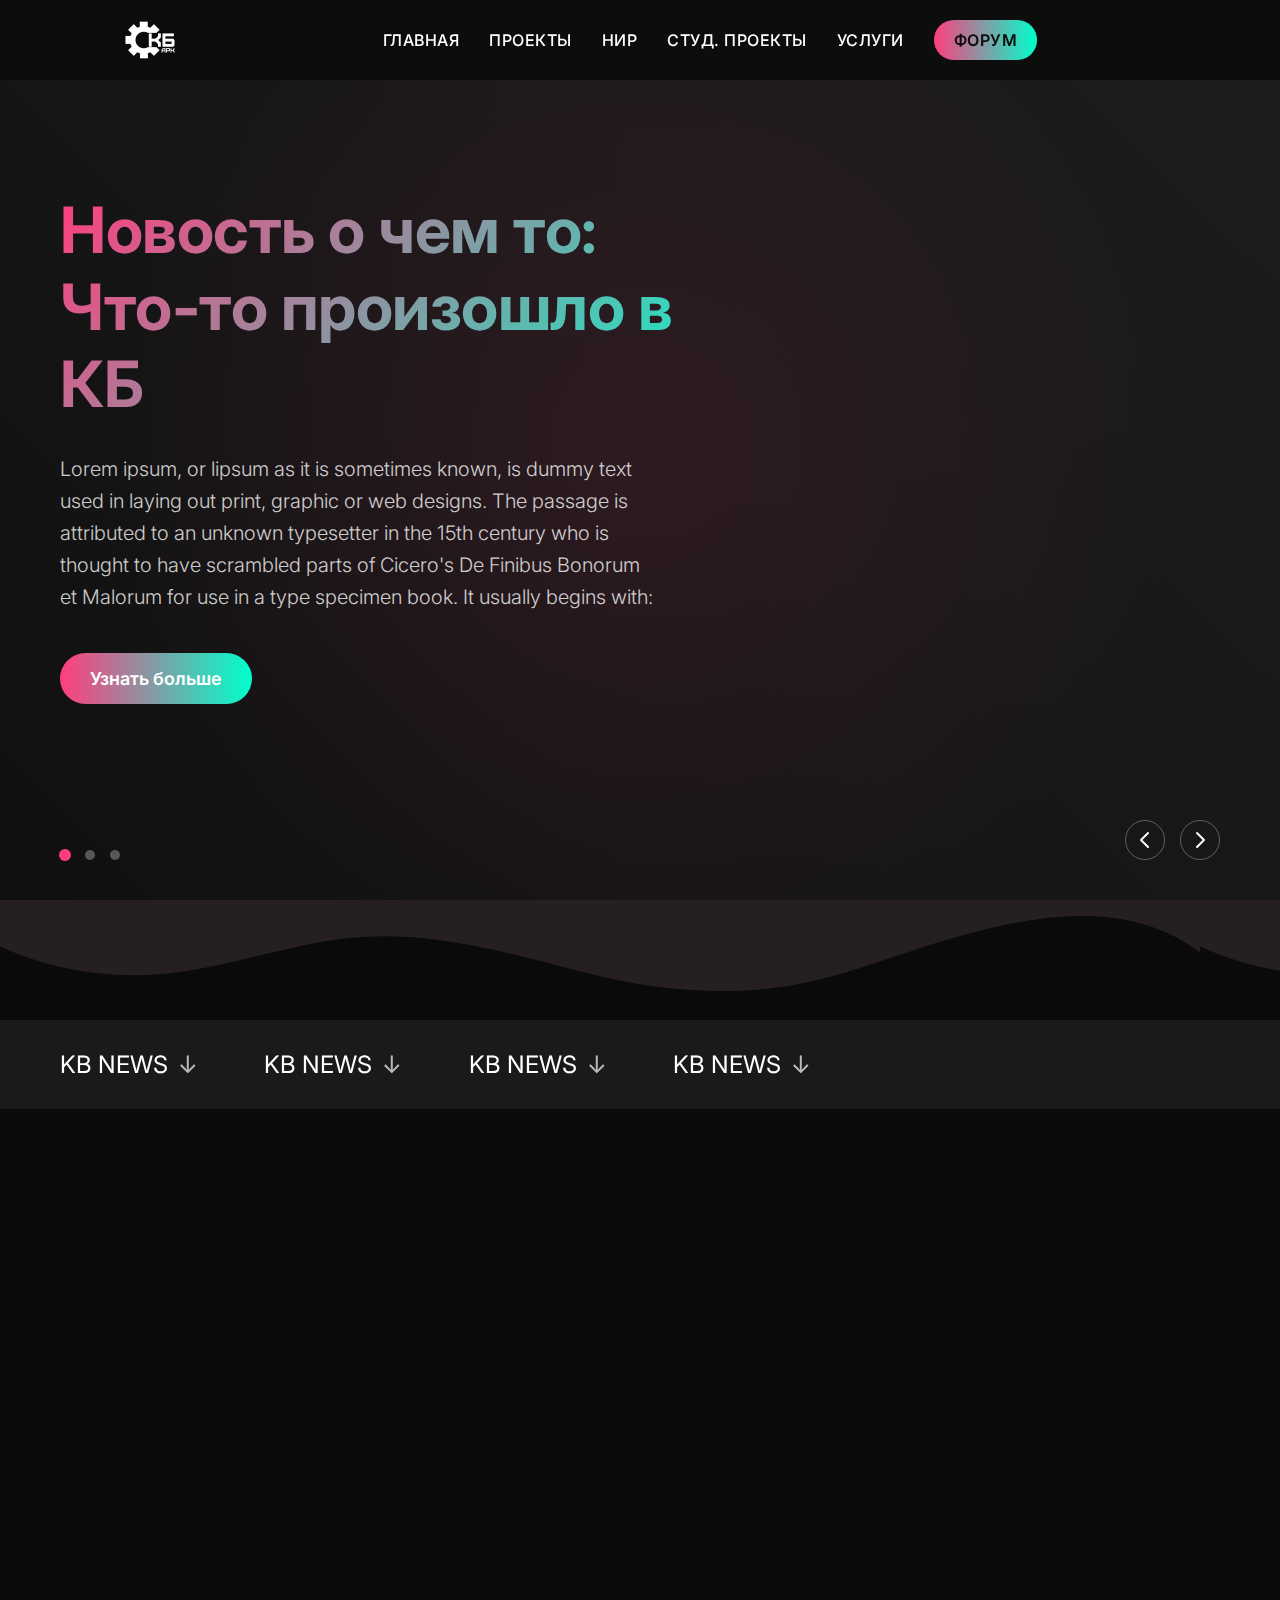
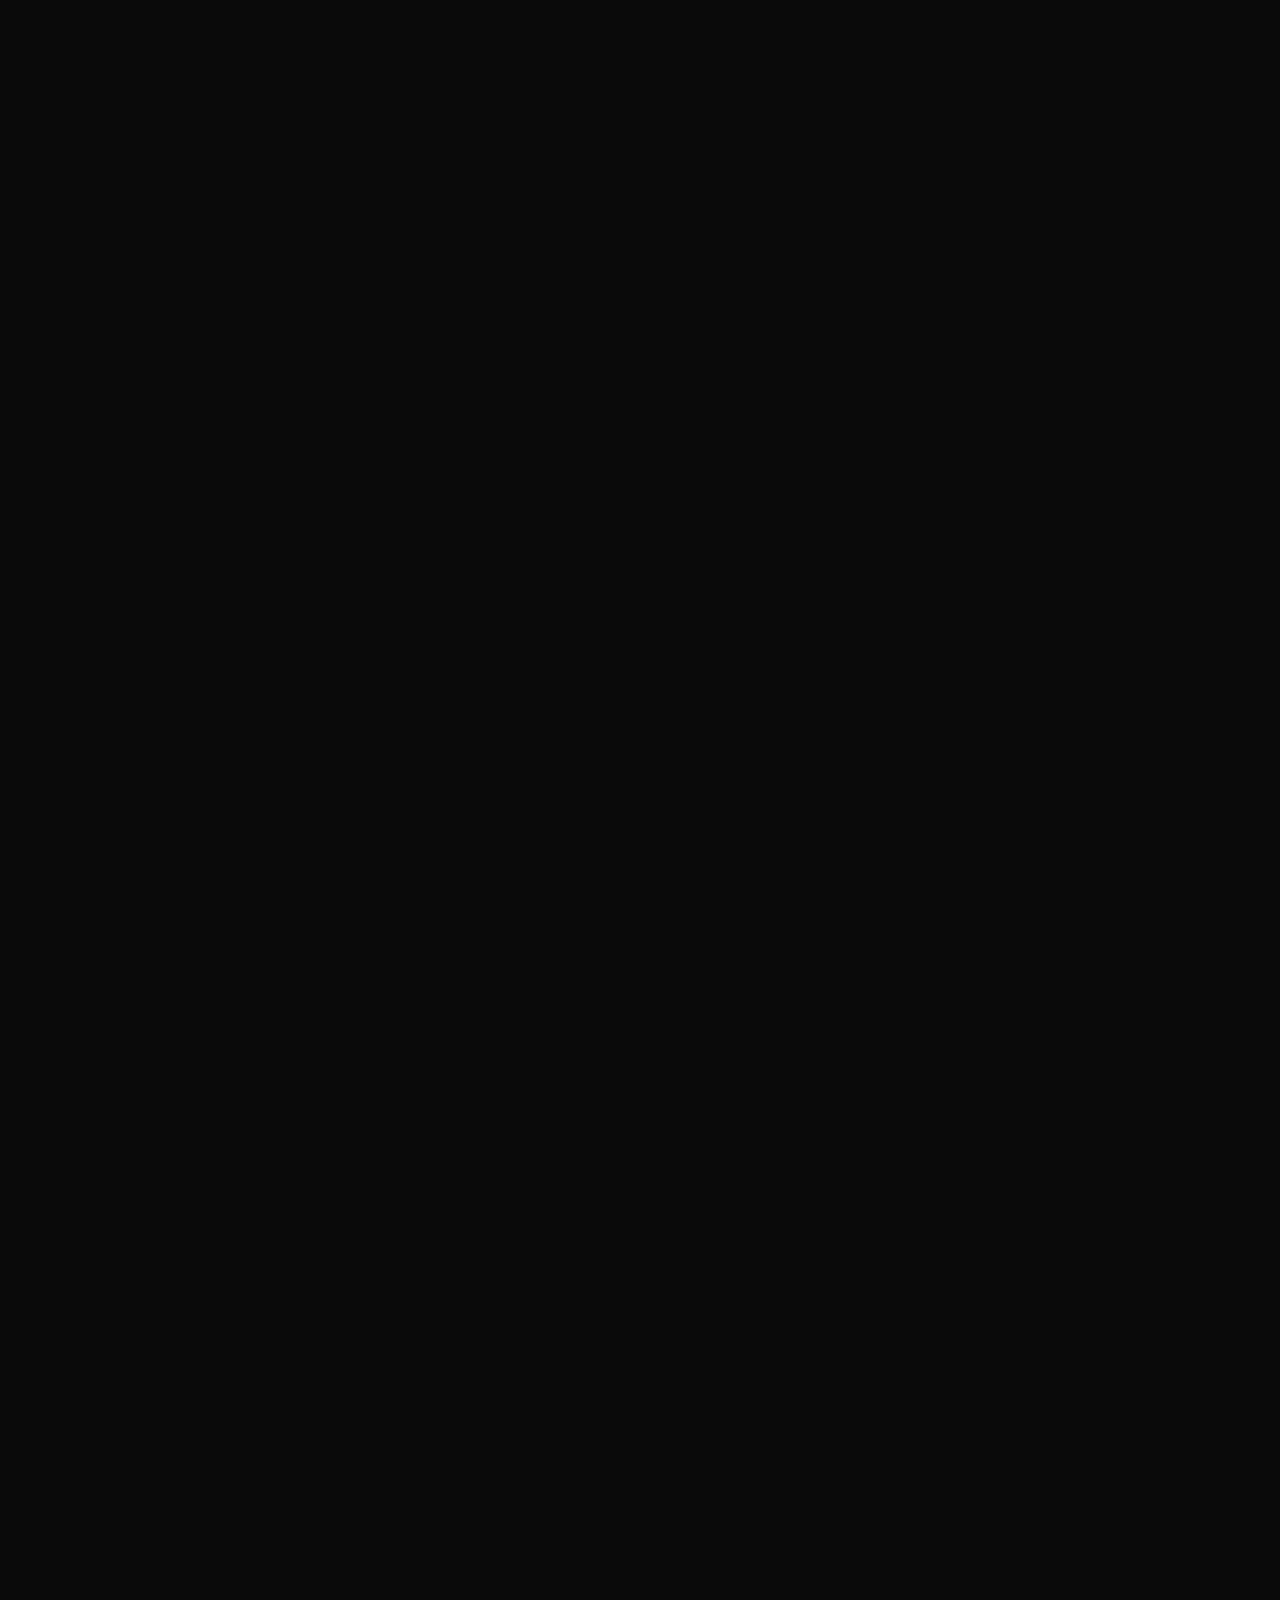
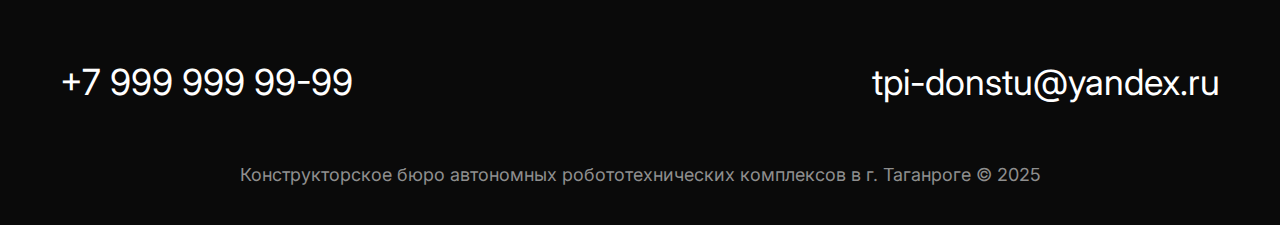
<file: index.html>
<!DOCTYPE html>
<html lang="ru">
<head>
<meta charset="UTF-8" />
<meta name="viewport" content="width=device-width, initial-scale=1" />
<title>КБ Новости</title>
<link href="https://fonts.googleapis.com/css2?family=Inter:wght@300;400;500;600;700&display=swap" rel="stylesheet">
<link rel="stylesheet" href="style.css">
</head>
<body>
  <div class="scroll-progress"></div>
  
  <div class="container">
    <header class="header">
      <img src="assets/Logo_KB.png" alt="Logo KB" class="logo" />
      
      <nav class="nav">
        <div class="nav-items">
          <a href="index.html" class="nav-item">Главная</a>
          <a href="project.html" class="nav-item">Проекты</a>
          <a href="nir.html" class="nav-item">НИР</a>
          <a href="stud-project.html" class="nav-item">Студ. проекты</a>
          <a href="services.html" class="nav-item">Услуги</a>
          <a href="#" class="nav-item nav-forum">Форум</a>
        </div>
      </nav>
      
      <div class="menu-toggle">
        <span></span>
        <span></span>
        <span></span>
      </div>
    </header>

    <section class="hero">
      <div class="hero-content">
        <h1 class="news-title-large">
          Новость о чем то:<br />
          Что-то произошло в КБ
        </h1>
        <p class="news-text">
          Lorem ipsum, or lipsum as it is sometimes known, is dummy text used in laying out print, graphic or web designs. The passage is attributed to an unknown typesetter in the 15th century who is thought to have scrambled parts of Cicero's De Finibus Bonorum et Malorum for use in a type specimen book. It usually begins with:
        </p>
        <a href="#" class="read-more">Узнать больше</a>
      </div>
      
      <div class="hero-controls">
        <div class="hero-arrow">
          <svg width="24" height="24" viewBox="0 0 24 24" fill="none" xmlns="http://www.w3.org/2000/svg">
            <path d="M15 19L8 12L15 5" stroke="white" stroke-width="2" stroke-linecap="round" stroke-linejoin="round"/>
          </svg>
        </div>
        <div class="hero-arrow">
          <svg width="24" height="24" viewBox="0 0 24 24" fill="none" xmlns="http://www.w3.org/2000/svg">
            <path d="M9 5L16 12L9 19" stroke="white" stroke-width="2" stroke-linecap="round" stroke-linejoin="round"/>
          </svg>
        </div>
      </div>
      
      <div class="hero-indicators">
        <div class="indicator active"></div>
        <div class="indicator"></div>
        <div class="indicator"></div>
      </div>
    </section>

    <section class="kb-news-section">
      <div class="wave-container">
        <div class="wave"></div>
        <div class="wave"></div>
      </div>
      
      <div class="kb-news-headings">
        <span class="kb-news-item"><span>KB NEWS</span><span class="kb-news-arrow">↓</span></span>
        <span class="kb-news-item"><span>KB NEWS</span><span class="kb-news-arrow">↓</span></span>
        <span class="kb-news-item"><span>KB NEWS</span><span class="kb-news-arrow">↓</span></span>
        <span class="kb-news-item"><span>KB NEWS</span><span class="kb-news-arrow">↓</span></span>
        <span class="kb-news-item"><span>KB NEWS</span><span class="kb-news-arrow">↓</span></span>
        <span class="kb-news-item"><span>KB NEWS</span><span class="kb-news-arrow">↓</span></span>
      </div>
    </section>

    <section class="news-section">
      <div class="news-grid">
        <div class="news-item">
          <h2 class="news-title-large">
            Новость о чем то:<br />
            Что-то произошло в КБ
          </h2>
          <p class="news-text">
            Lorem ipsum, or lipsum as it is sometimes known, is dummy text used in laying out print, graphic or web designs. The passage is attributed to an unknown typesetter in the 15th century who is thought to have scrambled parts of Cicero's De Finibus Bonorum et Malorum for use in a type specimen book. It usually begins with:
          </p>
          <span class="date-text">Июнь 29, 2025</span>
        </div>
        
        <div class="news-item">
          <img src="assets/vandamm.jpg" alt="Vandamm" class="news-image" />
        </div>
      </div>
    </section>

    <section class="news-section">
      <div class="news-grid">
        <div class="news-item">
          <img src="assets/dog.jpg" alt="Dog" class="news-image" />
          <h2 class="news-title-large">
            Новость о чем то:<br />
            Что-то произошло в КБ
          </h2>
          <p class="news-text">
            Lorem ipsum, or lipsum as it is sometimes known, is dummy text used in laying out print, graphic or web designs.
          </p>
          <span class="date-text">Июнь 29, 2025</span>
        </div>
        
        <div class="news-item">
          <img src="assets/dog.jpg" alt="Dog" class="news-image" />
          <h2 class="news-title-large">
            Новость о чем то:<br />
            Что-то произошло в КБ
          </h2>
          <p class="news-text">
            Lorem ipsum, or lipsum as it is sometimes known, is dummy text used in laying out print, graphic or web designs.
          </p>
          <span class="date-text">Июнь 29, 2025</span>
        </div>
      </div>
    </section>

    <footer class="footer">
      <div class="contact-info">
        <div class="contact-phone">+7 999 999 99-99</div>
        <div class="contact-email">tpi-donstu@yandex.ru</div>
      </div>
      <div class="copyright">
        Конструкторское бюро автономных робототехнических комплексов в г. Таганроге © 2025
      </div>
    </footer>
  </div>

  <script src="index.js"></script>
</body>
</html>
</file>
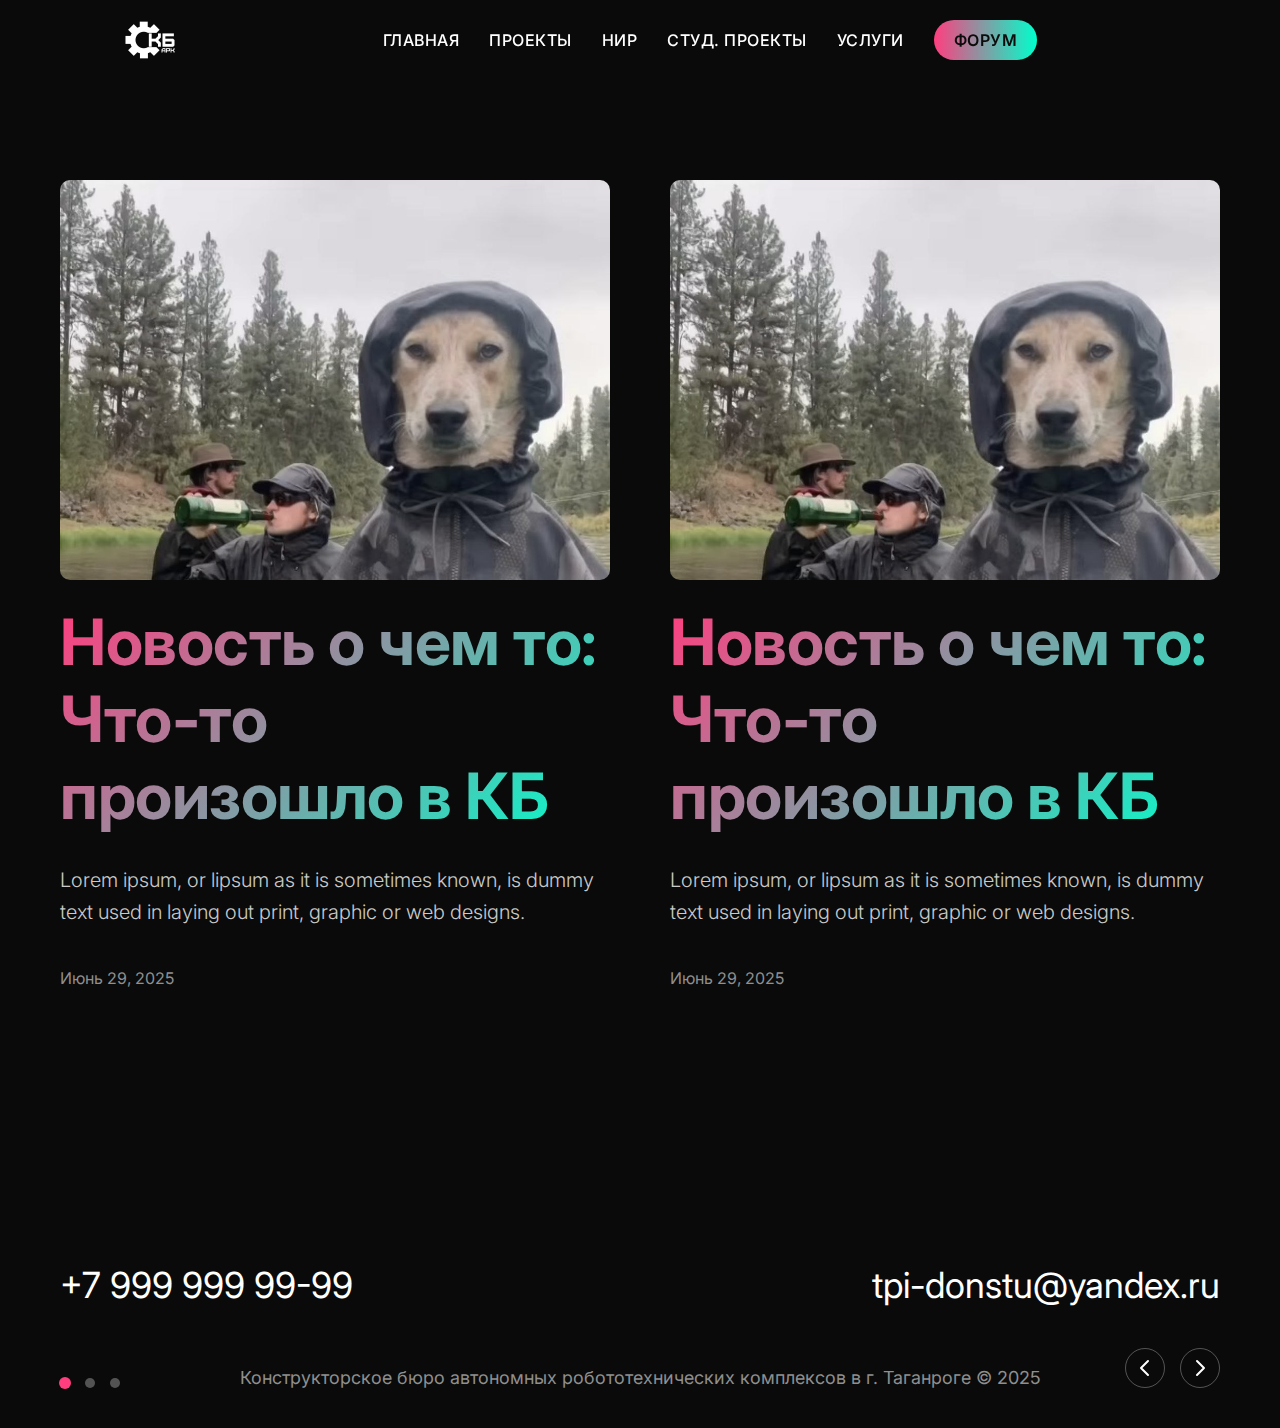
<file: nir.html>
<!DOCTYPE html>
<html lang="ru">
<head>
<meta charset="UTF-8" />
<meta name="viewport" content="width=device-width, initial-scale=1" />
<title>КБ Новости</title>
<link href="https://fonts.googleapis.com/css2?family=Inter:wght@300;400;500;600;700&display=swap" rel="stylesheet">
<link rel="stylesheet" href="style.css">
</head>
<body>
  <div class="scroll-progress"></div>
  
  <div class="container">
    <header class="header">
      <img src="assets/Logo_KB.png" alt="Logo KB" class="logo" />
      
      <nav class="nav">
        <div class="nav-items">
          <a href="index.html" class="nav-item">Главная</a>
          <a href="project.html" class="nav-item">Проекты</a>
          <a href="nir.html" class="nav-item">НИР</a>
          <a href="stud-project.html" class="nav-item">Студ. проекты</a>
          <a href="services.html" class="nav-item">Услуги</a>
          <a href="#" class="nav-item nav-forum">Форум</a>
        </div>
      </nav>
      
      <div class="menu-toggle">
        <span></span>
        <span></span>
        <span></span>
      </div>
    </header>

      <div class="hero-controls">
        <div class="hero-arrow">
          <svg width="24" height="24" viewBox="0 0 24 24" fill="none" xmlns="http://www.w3.org/2000/svg">
            <path d="M15 19L8 12L15 5" stroke="white" stroke-width="2" stroke-linecap="round" stroke-linejoin="round"/>
          </svg>
        </div>
        <div class="hero-arrow">
          <svg width="24" height="24" viewBox="0 0 24 24" fill="none" xmlns="http://www.w3.org/2000/svg">
            <path d="M9 5L16 12L9 19" stroke="white" stroke-width="2" stroke-linecap="round" stroke-linejoin="round"/>
          </svg>
        </div>
      </div>
      
      <div class="hero-indicators">
        <div class="indicator active"></div>
        <div class="indicator"></div>
        <div class="indicator"></div>
      </div>
    </section>



    <section class="news-section">
      <div class="news-grid">
        <div class="news-item">
          <img src="assets/dog.jpg" alt="Dog" class="news-image" />
          <h2 class="news-title-large">
            Новость о чем то:<br />
            Что-то произошло в КБ
          </h2>
          <p class="news-text">
            Lorem ipsum, or lipsum as it is sometimes known, is dummy text used in laying out print, graphic or web designs.
          </p>
          <span class="date-text">Июнь 29, 2025</span>
        </div>
        
        <div class="news-item">
          <img src="assets/dog.jpg" alt="Dog" class="news-image" />
          <h2 class="news-title-large">
            Новость о чем то:<br />
            Что-то произошло в КБ
          </h2>
          <p class="news-text">
            Lorem ipsum, or lipsum as it is sometimes known, is dummy text used in laying out print, graphic or web designs.
          </p>
          <span class="date-text">Июнь 29, 2025</span>
        </div>
      </div>
    </section>

    

    <footer class="footer">
      <div class="contact-info">
        <div class="contact-phone">+7 999 999 99-99</div>
        <div class="contact-email">tpi-donstu@yandex.ru</div>
      </div>
      <div class="copyright">
        Конструкторское бюро автономных робототехнических комплексов в г. Таганроге © 2025
      </div>
    </footer>
  </div>

  <script src="index.js"></script>
</body>
</html>
</file>
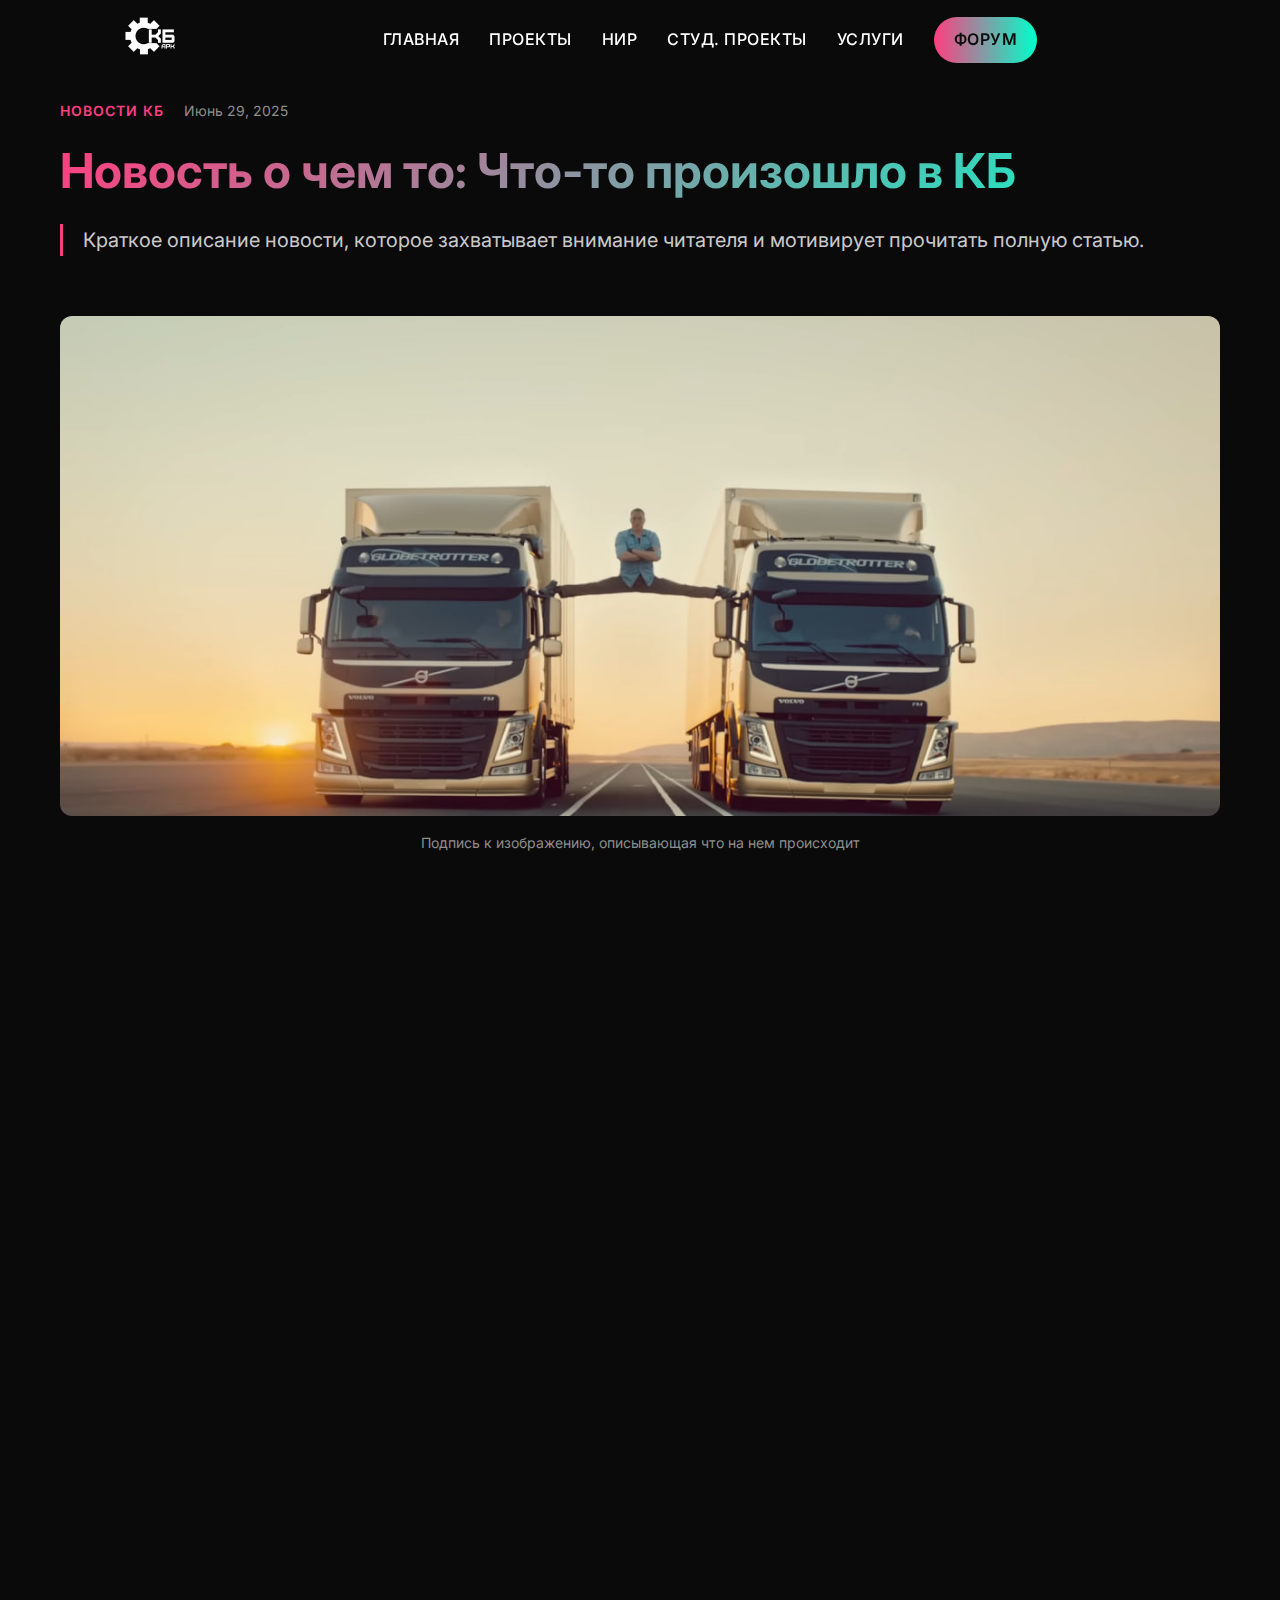
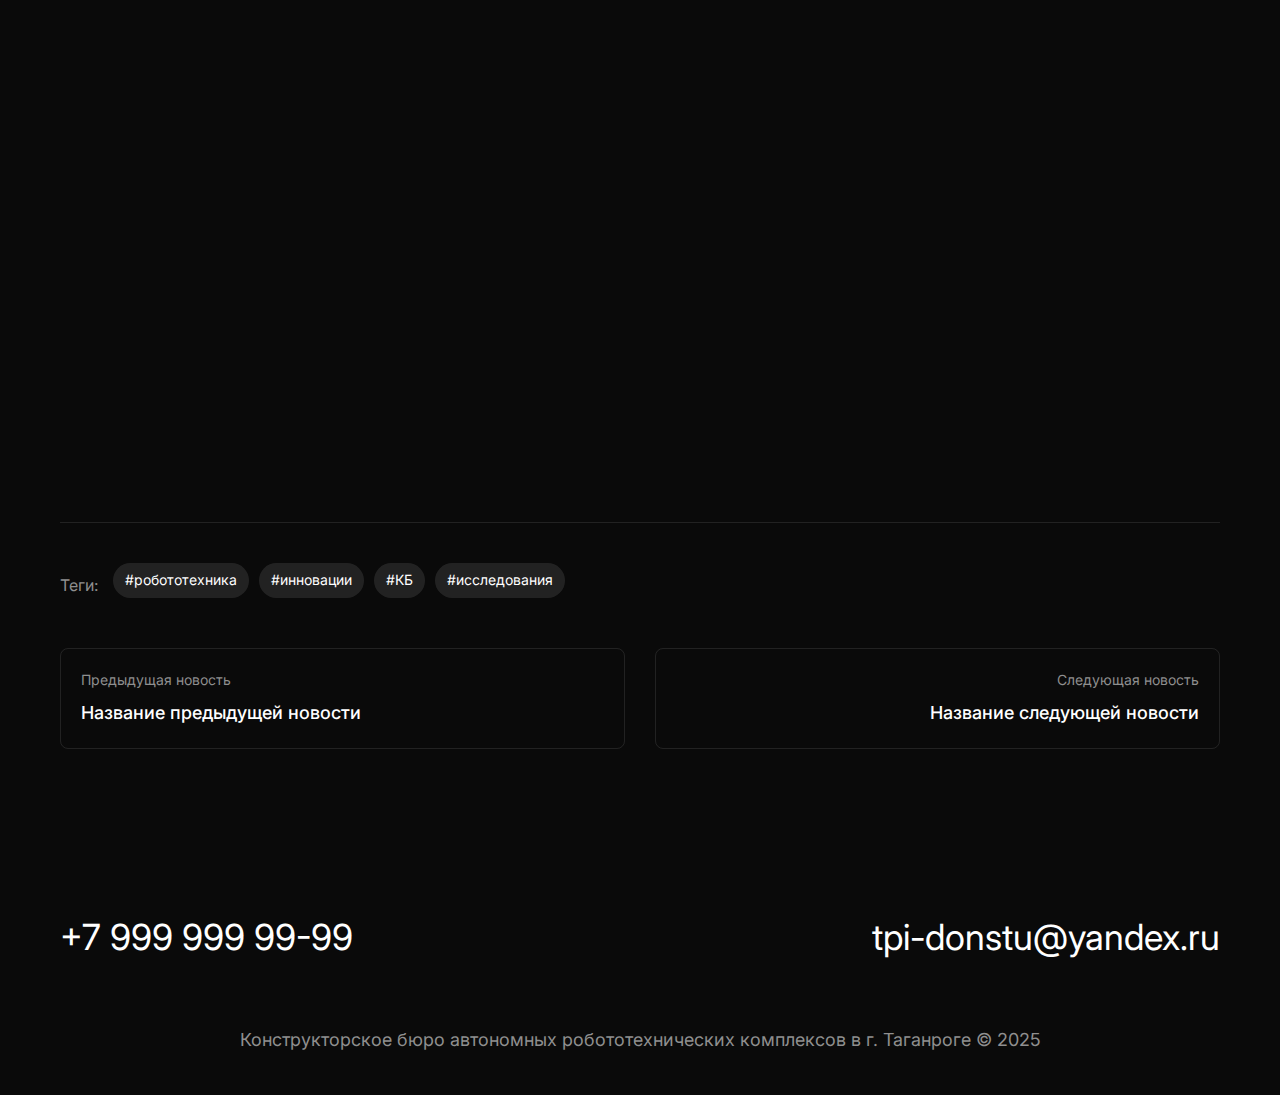
<file: post-detail.html>
<!DOCTYPE html>
<html lang="ru">
<head>
    <meta charset="UTF-8">
    <meta name="viewport" content="width=device-width, initial-scale=1.0">
    <title>Детали новости - КБ Новости</title>
    <link href="https://fonts.googleapis.com/css2?family=Inter:wght@300;400;500;600;700&display=swap" rel="stylesheet">
    <link rel="stylesheet" href="post-detail.css">
</head>
<body>
    <div class="scroll-progress"></div>
    
    <header class="header">
        <a href="index.html">
            <img src="assets/Logo_KB.png" alt="Logo KB" class="logo" />
        </a>
        
        <nav class="nav">
            <div class="nav-items">
                <a href="index.html" class="nav-item">Главная</a>
                <a href="#" class="nav-item">Проекты</a>
                <a href="#" class="nav-item">НИР</a>
                <a href="#" class="nav-item">Студ. проекты</a>
                <a href="#" class="nav-item">Услуги</a>
                <a href="#" class="nav-item nav-forum">Форум</a>
            </div>
        </nav>
        
        <div class="menu-toggle">
            <span></span>
            <span></span>
            <span></span>
        </div>
    </header>

    <main class="post-detail-container">
        <article class="post-content">
            <div class="post-header">
                <div class="post-meta">
                    <span class="post-category">НОВОСТИ КБ</span>
                    <span class="post-date">Июнь 29, 2025</span>
                </div>
                <h1 class="post-title">Новость о чем то: Что-то произошло в КБ</h1>
                <div class="post-excerpt">
                    <p>Краткое описание новости, которое захватывает внимание читателя и мотивирует прочитать полную статью.</p>
                </div>
            </div>

            <div class="post-hero">
                <div class="post-hero-image">
                    <img src="assets/vandamm.jpg" alt="Изображение новости">
                </div>
                <div class="post-hero-caption">
                    <p>Подпись к изображению, описывающая что на нем происходит</p>
                </div>
            </div>

            <div class="post-body">
                <div class="post-text">
                    <p>Lorem ipsum, or lipsum as it is sometimes known, is dummy text used in laying out print, graphic or web designs. The passage is attributed to an unknown typesetter in the 15th century who is thought to have scrambled parts of Cicero's De Finibus Bonorum et Malorum for use in a type specimen book.</p>
                    
                    <p>It usually begins with: Lorem ipsum dolor sit amet, consectetur adipiscing elit, sed do eiusmod tempor incididunt ut labore et dolore magna aliqua. Ut enim ad minim veniam, quis nostrud exercitation ullamco laboris nisi ut aliquip ex ea commodo consequat.</p>
                    
                    <h2>Подзаголовок статьи</h2>
                    
                    <p>Duis aute irure dolor in reprehenderit in voluptate velit esse cillum dolore eu fugiat nulla pariatur. Excepteur sint occaecat cupidatat non proident, sunt in culpa qui officia deserunt mollit anim id est laborum.</p>
                    
                    <blockquote>
                        <p>Важная цитата или выдержка из статьи, которая привлекает внимание читателя.</p>
                    </blockquote>
                    
                    <p>Sed ut perspiciatis unde omnis iste natus error sit voluptatem accusantium doloremque laudantium, totam rem aperiam, eaque ipsa quae ab illo inventore veritatis et quasi architecto beatae vitae dicta sunt explicabo.</p>
                    
                    <div class="post-gallery">
                        <div class="gallery-item">
                            <img src="assets/dog.jpg" alt="Галерея изображение 1">
                        </div>
                        <div class="gallery-item">
                            <img src="assets/dog.jpg" alt="Галерея изображение 2">
                        </div>
                    </div>
                    
                    <p>Nemo enim ipsam voluptatem quia voluptas sit aspernatur aut odit aut fugit, sed quia consequuntur magni dolores eos qui ratione voluptatem sequi nesciunt.</p>
                </div>
                
                <aside class="post-sidebar">
                    <div class="sidebar-section">
                        <h3>Другие новости</h3>
                        <div class="related-posts">
                            <div class="related-post">
                                <span class="related-date">Июнь 28, 2025</span>
                                <a href="#" class="related-title">Другая интересная новость из КБ</a>
                            </div>
                            <div class="related-post">
                                <span class="related-date">Июнь 25, 2025</span>
                                <a href="#" class="related-title">Важное событие в мире робототехники</a>
                            </div>
                            <div class="related-post">
                                <span class="related-date">Июнь 20, 2025</span>
                                <a href="#" class="related-title">Новые разработки студентов</a>
                            </div>
                        </div>
                    </div>
                    
                    <div class="sidebar-section">
                        <h3>Категории</h3>
                        <ul class="category-list">
                            <li><a href="#">Робототехника</a></li>
                            <li><a href="#">Искусственный интеллект</a></li>
                            <li><a href="#">Студенческие проекты</a></li>
                            <li><a href="#">Научные исследования</a></li>
                            <li><a href="#">События</a></li>
                        </ul>
                    </div>
                </aside>
            </div>

            <div class="post-footer">
                <div class="tags">
                    <span>Теги:</span>
                    <a href="#" class="tag">#робототехника</a>
                    <a href="#" class="tag">#инновации</a>
                    <a href="#" class="tag">#КБ</a>
                    <a href="#" class="tag">#исследования</a>
                </div>
                
                <div class="post-navigation">
                    <a href="#" class="nav-button prev">
                        <span>Предыдущая новость</span>
                        <span class="nav-title">Название предыдущей новости</span>
                    </a>
                    <a href="#" class="nav-button next">
                        <span>Следующая новость</span>
                        <span class="nav-title">Название следующей новости</span>
                    </a>
                </div>
            </div>
        </article>
    </main>

    <footer class="footer">
        <div class="contact-info">
            <div class="contact-phone">+7 999 999 99-99</div>
            <div class="contact-email">tpi-donstu@yandex.ru</div>
        </div>
        <div class="copyright">
            Конструкторское бюро автономных робототехнических комплексов в г. Таганроге © 2025
        </div>
    </footer>

    <script src="post-detail.js"></script>
</body>
</html>
</file>
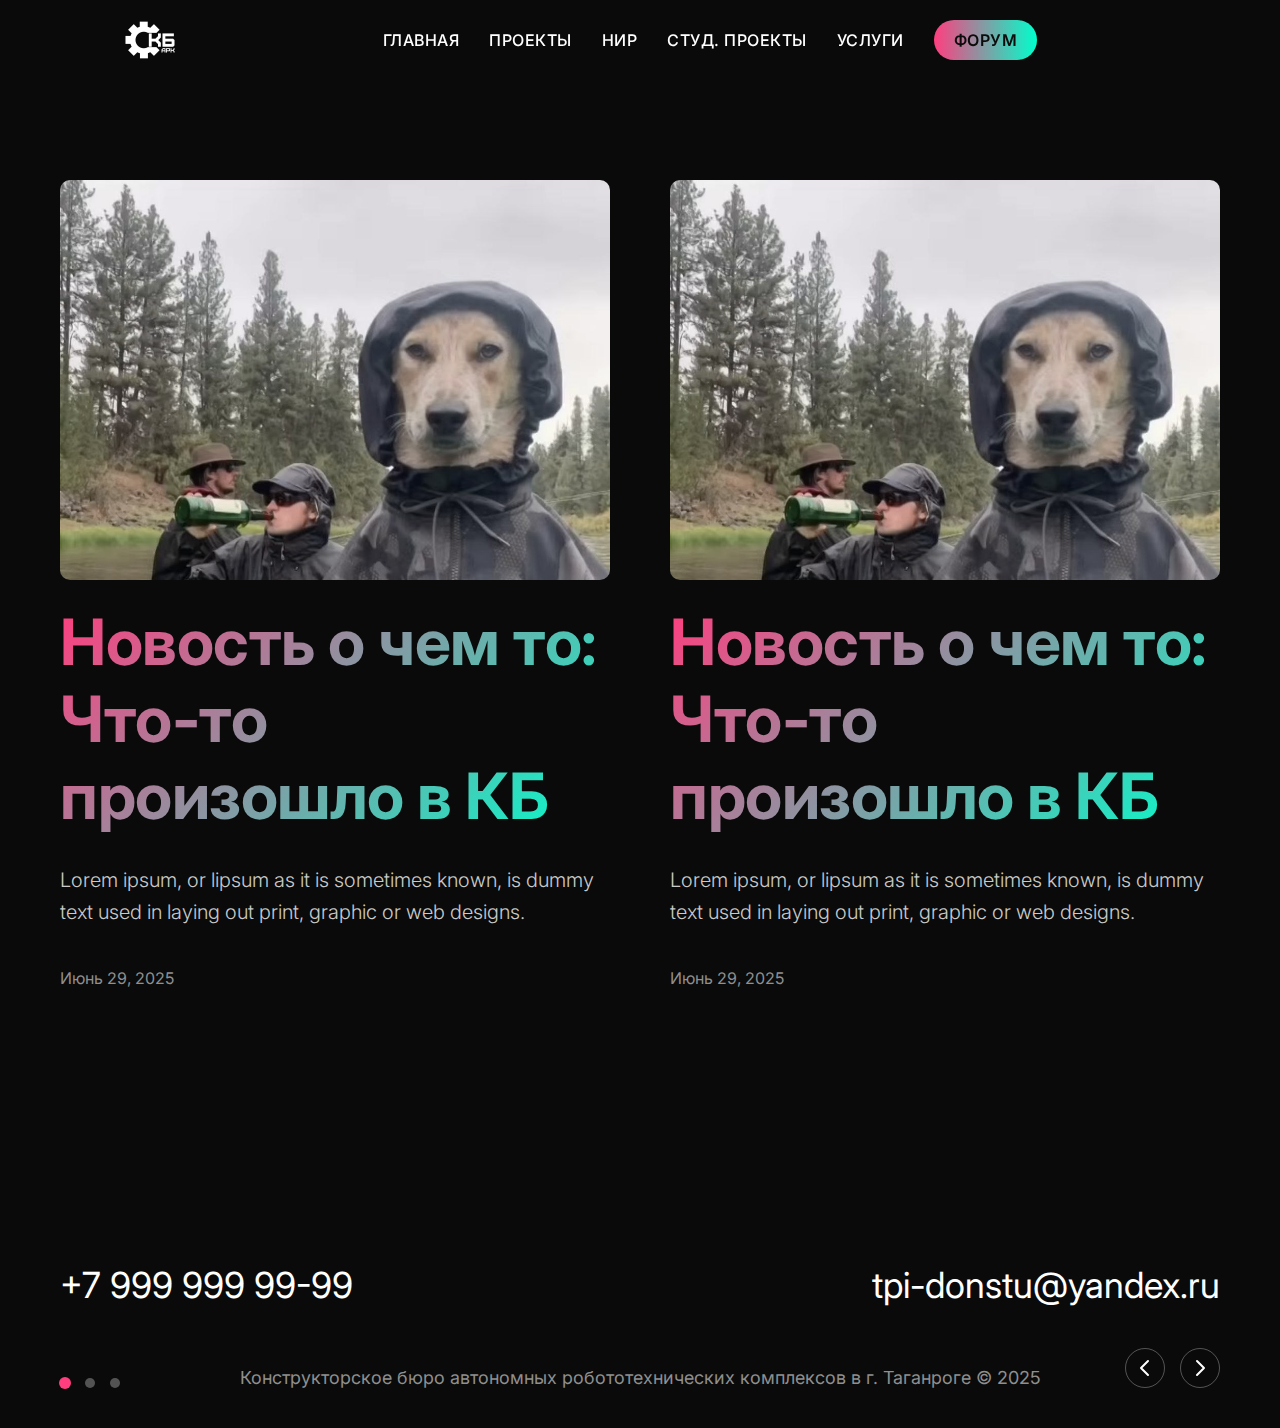
<file: project.html>
<!DOCTYPE html>
<html lang="ru">
<head>
<meta charset="UTF-8" />
<meta name="viewport" content="width=device-width, initial-scale=1" />
<title>КБ Новости</title>
<link href="https://fonts.googleapis.com/css2?family=Inter:wght@300;400;500;600;700&display=swap" rel="stylesheet">
<link rel="stylesheet" href="style.css">
</head>
<body>
  <div class="scroll-progress"></div>
  
  <div class="container">
    <header class="header">
      <img src="assets/Logo_KB.png" alt="Logo KB" class="logo" />
      
      <nav class="nav">
        <div class="nav-items">
          <a href="index.html" class="nav-item">Главная</a>
          <a href="project.html" class="nav-item">Проекты</a>
          <a href="nir.html" class="nav-item">НИР</a>
          <a href="stud-project.html" class="nav-item">Студ. проекты</a>
          <a href="services.html" class="nav-item">Услуги</a>
          <a href="#" class="nav-item nav-forum">Форум</a>
        </div>
      </nav>
      
      <div class="menu-toggle">
        <span></span>
        <span></span>
        <span></span>
      </div>
    </header>

      <div class="hero-controls">
        <div class="hero-arrow">
          <svg width="24" height="24" viewBox="0 0 24 24" fill="none" xmlns="http://www.w3.org/2000/svg">
            <path d="M15 19L8 12L15 5" stroke="white" stroke-width="2" stroke-linecap="round" stroke-linejoin="round"/>
          </svg>
        </div>
        <div class="hero-arrow">
          <svg width="24" height="24" viewBox="0 0 24 24" fill="none" xmlns="http://www.w3.org/2000/svg">
            <path d="M9 5L16 12L9 19" stroke="white" stroke-width="2" stroke-linecap="round" stroke-linejoin="round"/>
          </svg>
        </div>
      </div>
      
      <div class="hero-indicators">
        <div class="indicator active"></div>
        <div class="indicator"></div>
        <div class="indicator"></div>
      </div>
    </section>



    <section class="news-section">
      <div class="news-grid">
        <div class="news-item">
          <img src="assets/dog.jpg" alt="Dog" class="news-image" />
          <h2 class="news-title-large">
            Новость о чем то:<br />
            Что-то произошло в КБ
          </h2>
          <p class="news-text">
            Lorem ipsum, or lipsum as it is sometimes known, is dummy text used in laying out print, graphic or web designs.
          </p>
          <span class="date-text">Июнь 29, 2025</span>
        </div>
        
        <div class="news-item">
          <img src="assets/dog.jpg" alt="Dog" class="news-image" />
          <h2 class="news-title-large">
            Новость о чем то:<br />
            Что-то произошло в КБ
          </h2>
          <p class="news-text">
            Lorem ipsum, or lipsum as it is sometimes known, is dummy text used in laying out print, graphic or web designs.
          </p>
          <span class="date-text">Июнь 29, 2025</span>
        </div>
      </div>
    </section>

    
    <footer class="footer">
      <div class="contact-info">
        <div class="contact-phone">+7 999 999 99-99</div>
        <div class="contact-email">tpi-donstu@yandex.ru</div>
      </div>
      <div class="copyright">
        Конструкторское бюро автономных робототехнических комплексов в г. Таганроге © 2025
      </div>
    </footer>
  </div>

  <script src="index.js"></script>
</body>
</html>
</file>
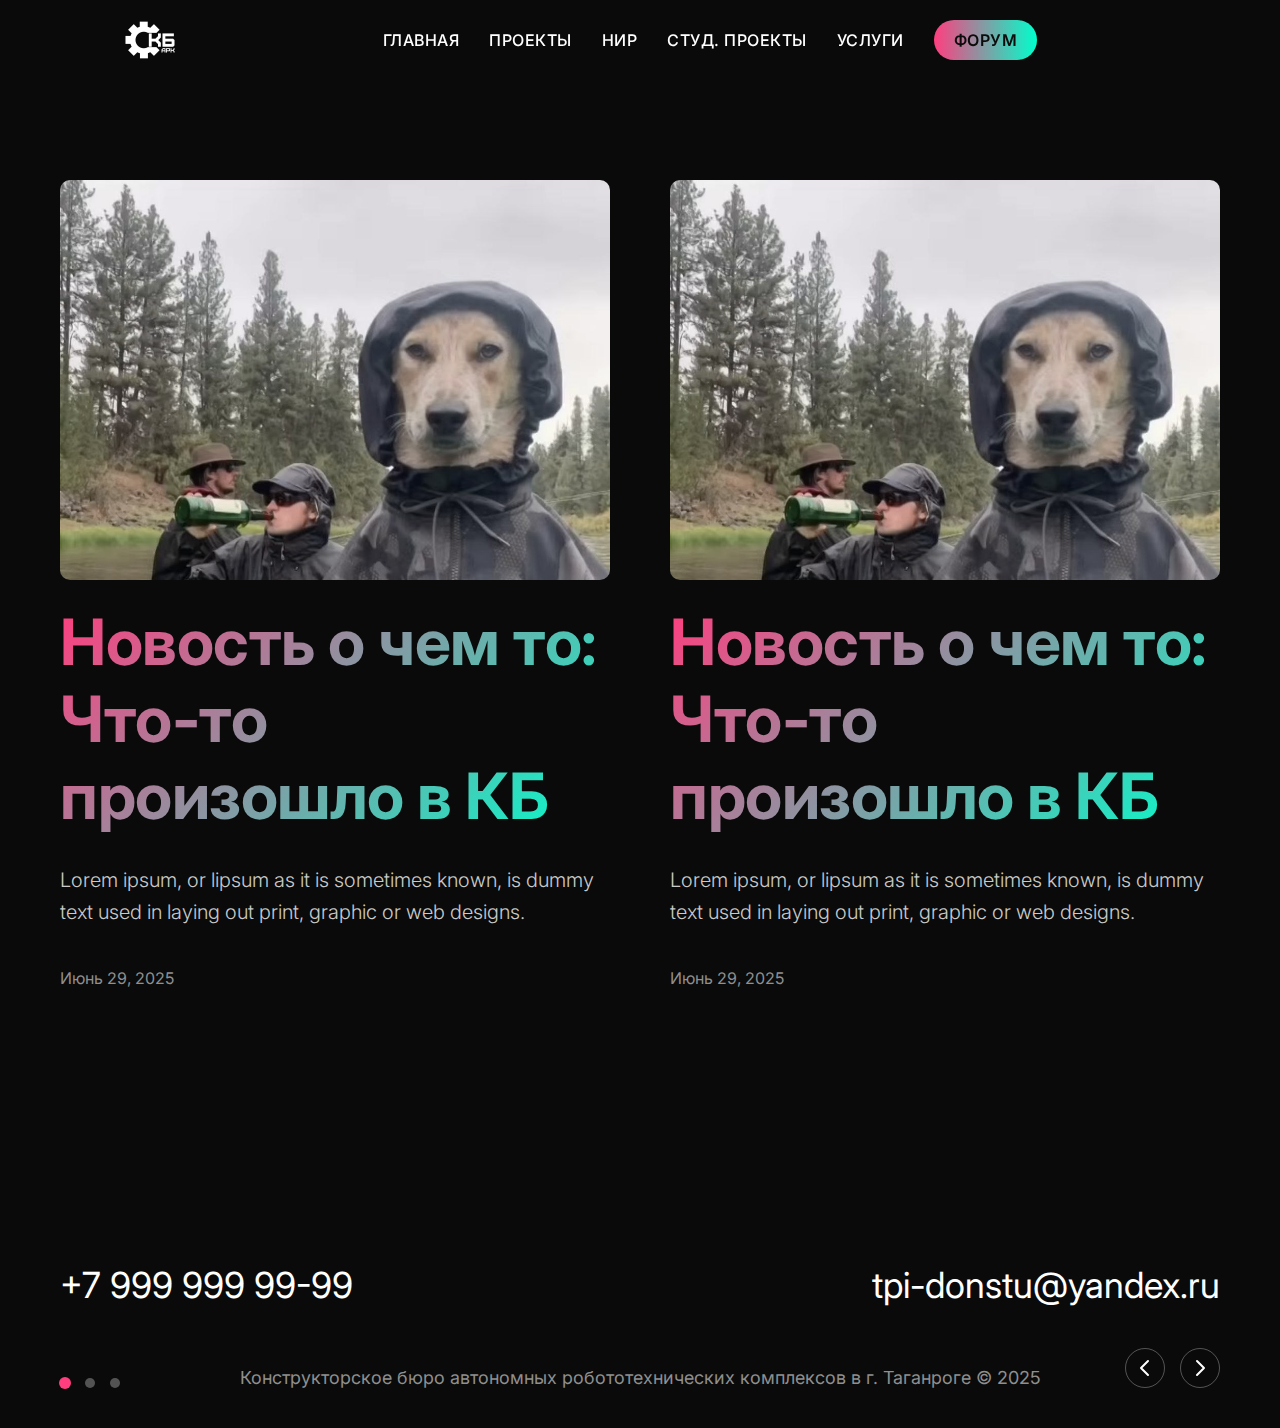
<file: services.html>
<!DOCTYPE html>
<html lang="ru">
<head>
<meta charset="UTF-8" />
<meta name="viewport" content="width=device-width, initial-scale=1" />
<title>КБ Новости</title>
<link href="https://fonts.googleapis.com/css2?family=Inter:wght@300;400;500;600;700&display=swap" rel="stylesheet">
<link rel="stylesheet" href="style.css">
</head>
<body>
  <div class="scroll-progress"></div>
  
  <div class="container">
    <header class="header">
      <img src="assets/Logo_KB.png" alt="Logo KB" class="logo" />
      
      <nav class="nav">
        <div class="nav-items">
          <a href="index.html" class="nav-item">Главная</a>
          <a href="project.html" class="nav-item">Проекты</a>
          <a href="nir.html" class="nav-item">НИР</a>
          <a href="stud-project.html" class="nav-item">Студ. проекты</a>
          <a href="services.html" class="nav-item">Услуги</a>
          <a href="#" class="nav-item nav-forum">Форум</a>
        </div>
      </nav>
      
      <div class="menu-toggle">
        <span></span>
        <span></span>
        <span></span>
      </div>
    </header>

      <div class="hero-controls">
        <div class="hero-arrow">
          <svg width="24" height="24" viewBox="0 0 24 24" fill="none" xmlns="http://www.w3.org/2000/svg">
            <path d="M15 19L8 12L15 5" stroke="white" stroke-width="2" stroke-linecap="round" stroke-linejoin="round"/>
          </svg>
        </div>
        <div class="hero-arrow">
          <svg width="24" height="24" viewBox="0 0 24 24" fill="none" xmlns="http://www.w3.org/2000/svg">
            <path d="M9 5L16 12L9 19" stroke="white" stroke-width="2" stroke-linecap="round" stroke-linejoin="round"/>
          </svg>
        </div>
      </div>
      
      <div class="hero-indicators">
        <div class="indicator active"></div>
        <div class="indicator"></div>
        <div class="indicator"></div>
      </div>
    </section>


    <section class="news-section">
      <div class="news-grid">
        <div class="news-item">
          <img src="assets/dog.jpg" alt="Dog" class="news-image" />
          <h2 class="news-title-large">
            Новость о чем то:<br />
            Что-то произошло в КБ
          </h2>
          <p class="news-text">
            Lorem ipsum, or lipsum as it is sometimes known, is dummy text used in laying out print, graphic or web designs.
          </p>
          <span class="date-text">Июнь 29, 2025</span>
        </div>
        
        <div class="news-item">
          <img src="assets/dog.jpg" alt="Dog" class="news-image" />
          <h2 class="news-title-large">
            Новость о чем то:<br />
            Что-то произошло в КБ
          </h2>
          <p class="news-text">
            Lorem ipsum, or lipsum as it is sometimes known, is dummy text used in laying out print, graphic or web designs.
          </p>
          <span class="date-text">Июнь 29, 2025</span>
        </div>
      </div>
    </section>

    
    <footer class="footer">
      <div class="contact-info">
        <div class="contact-phone">+7 999 999 99-99</div>
        <div class="contact-email">tpi-donstu@yandex.ru</div>
      </div>
      <div class="copyright">
        Конструкторское бюро автономных робототехнических комплексов в г. Таганроге © 2025
      </div>
    </footer>
  </div>

  <script src="index.js"></script>
</body>
</html>
</file>
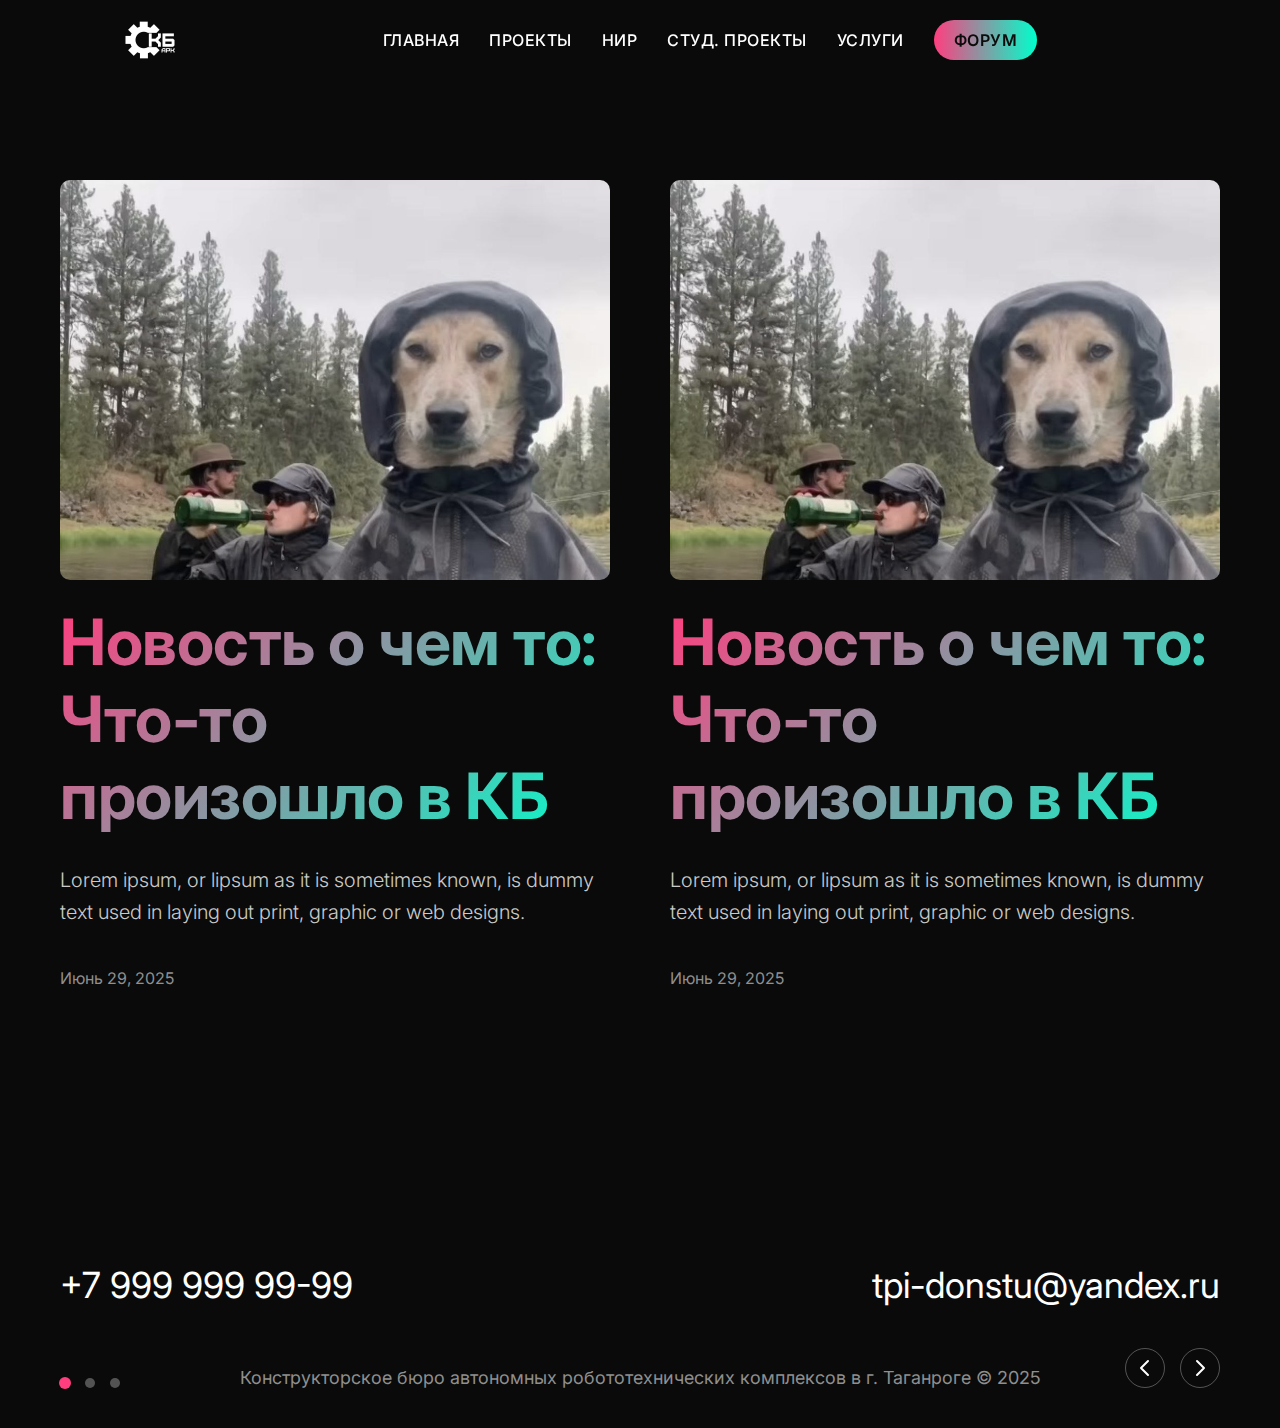
<file: stud-project.html>
<!DOCTYPE html>
<html lang="ru">
<head>
<meta charset="UTF-8" />
<meta name="viewport" content="width=device-width, initial-scale=1" />
<title>КБ Новости</title>
<link href="https://fonts.googleapis.com/css2?family=Inter:wght@300;400;500;600;700&display=swap" rel="stylesheet">
<link rel="stylesheet" href="style.css">
</head>
<body>
  <div class="scroll-progress"></div>
  
  <div class="container">
    <header class="header">
      <img src="assets/Logo_KB.png" alt="Logo KB" class="logo" />
      
      <nav class="nav">
        <div class="nav-items">
          <a href="index.html" class="nav-item">Главная</a>
          <a href="project.html" class="nav-item">Проекты</a>
          <a href="nir.html" class="nav-item">НИР</a>
          <a href="stud-project.html" class="nav-item">Студ. проекты</a>
          <a href="services.html" class="nav-item">Услуги</a>
          <a href="#" class="nav-item nav-forum">Форум</a>
        </div>
      </nav>
      
      <div class="menu-toggle">
        <span></span>
        <span></span>
        <span></span>
      </div>
    </header>

      <div class="hero-controls">
        <div class="hero-arrow">
          <svg width="24" height="24" viewBox="0 0 24 24" fill="none" xmlns="http://www.w3.org/2000/svg">
            <path d="M15 19L8 12L15 5" stroke="white" stroke-width="2" stroke-linecap="round" stroke-linejoin="round"/>
          </svg>
        </div>
        <div class="hero-arrow">
          <svg width="24" height="24" viewBox="0 0 24 24" fill="none" xmlns="http://www.w3.org/2000/svg">
            <path d="M9 5L16 12L9 19" stroke="white" stroke-width="2" stroke-linecap="round" stroke-linejoin="round"/>
          </svg>
        </div>
      </div>
      
      <div class="hero-indicators">
        <div class="indicator active"></div>
        <div class="indicator"></div>
        <div class="indicator"></div>
      </div>
    </section>


    <section class="news-section">
      <div class="news-grid">
        <div class="news-item">
          <img src="assets/dog.jpg" alt="Dog" class="news-image" />
          <h2 class="news-title-large">
            Новость о чем то:<br />
            Что-то произошло в КБ
          </h2>
          <p class="news-text">
            Lorem ipsum, or lipsum as it is sometimes known, is dummy text used in laying out print, graphic or web designs.
          </p>
          <span class="date-text">Июнь 29, 2025</span>
        </div>
        
        <div class="news-item">
          <img src="assets/dog.jpg" alt="Dog" class="news-image" />
          <h2 class="news-title-large">
            Новость о чем то:<br />
            Что-то произошло в КБ
          </h2>
          <p class="news-text">
            Lorem ipsum, or lipsum as it is sometimes known, is dummy text used in laying out print, graphic or web designs.
          </p>
          <span class="date-text">Июнь 29, 2025</span>
        </div>
      </div>
    </section>

    

    <footer class="footer">
      <div class="contact-info">
        <div class="contact-phone">+7 999 999 99-99</div>
        <div class="contact-email">tpi-donstu@yandex.ru</div>
      </div>
      <div class="copyright">
        Конструкторское бюро автономных робототехнических комплексов в г. Таганроге © 2025
      </div>
    </footer>
  </div>

  <script src="index.js"></script>
</body>
</html>
</file>
<file: style.css>
* {
  box-sizing: border-box;
  margin: 0;
  padding: 0;
}

:root {
  --primary-bg: #0a0a0a;
  --header-bg: rgba(10, 10, 10, 0.8);
  --accent-color: #ff3e7f;
  --accent-color-2: #00ffcc;
  --text-color: #ffffff;
  --gray-text: #8f8f8f;
  --card-bg: #1a1a1a;
  --transition-slow: 0.5s cubic-bezier(0.215, 0.61, 0.355, 1);
  --transition-fast: 0.3s ease;
}

body {
  background-color: var(--primary-bg);
  font-family: 'Inter', sans-serif;
  color: var(--text-color);
  overflow-x: hidden;
  min-height: 100vh;
}

.container {
  width: 100%;
  max-width: 1800px;
  margin: 0 auto;
  position: relative;
}

.header {
  background-color: var(--header-bg);
  height: 80px;
  position: fixed;
  top: 0;
  left: 0;
  right: 0;
  display: flex;
  align-items: center;
  padding: 0 40px;
  z-index: 1000;
  transition: var(--transition-slow);
  will-change: transform, background-color;
  backdrop-filter: blur(10px);
  -webkit-backdrop-filter: blur(10px);
}

.header.scrolled {
  height: 70px;
  background-color: rgba(10, 10, 10, 0.95);
}

.logo {
  width: 60px;
  height: 60px;
  transition: var(--transition-fast);
  margin-left: 80px;
}

.nav {
  display: flex;
  align-items: center;
  flex-grow: 1;
  justify-content: center;
}

.nav-items {
  display: flex;
  align-items: center;
  gap: 30px;
}

.nav-item {
  color: white;
  font-size: 16px;
  white-space: nowrap;
  text-decoration: none;
  position: relative;
  padding: 8px 0;
  transition: var(--transition-fast);
  font-weight: 500;
  text-transform: uppercase;
  letter-spacing: 0.5px;
}

.nav-item::after {
  content: '';
  position: absolute;
  bottom: 0;
  left: 0;
  width: 0;
  height: 2px;
  background: linear-gradient(90deg, var(--accent-color), var(--accent-color-2));
  transition: var(--transition-fast);
}

.nav-item:hover::after {
  width: 100%;
}

.nav-forum {
  color: #0d0c0c;
  background: linear-gradient(90deg, var(--accent-color), var(--accent-color-2));
  padding: 10px 20px;
  border-radius: 30px;
  transition: var(--transition-fast);
  font-weight: 600;
  margin-left: auto;
}

.nav-forum:hover {
  transform: translateY(-2px);
  box-shadow: 0 5px 15px rgba(255, 62, 127, 0.3);
}

.hero {
  position: relative;
  height: 100vh;
  background: linear-gradient(45deg, #000000, #1a1a1a, #2d2d2d);
  background-size: 400% 400%;
  display: flex;
  align-items: center;
  padding: 0 60px;
  overflow: hidden;
  animation: gradientShift 15s ease infinite;
}

@keyframes gradientShift {
  0% { background-position: 0% 50%; }
  50% { background-position: 100% 50%; }
  100% { background-position: 0% 50%; }
}

.hero::before {
  content: '';
  position: absolute;
  top: 0;
  left: 0;
  right: 0;
  bottom: 0;
  background: radial-gradient(circle at center, rgba(255,62,127,0.1) 0%, rgba(0,0,0,0) 70%);
  z-index: 1;
}

.hero-content {
  position: relative;
  z-index: 2;
  max-width: 700px;
  transform: translateY(50px);
  opacity: 0;
  transition: var(--transition-slow);
}

.hero-content.animate {
  transform: translateY(0);
  opacity: 1;
}

.news-title-large {
  font-size: 64px;
  font-weight: 700;
  margin-bottom: 30px;
  line-height: 1.2;
  letter-spacing: -0.5px;
  background: linear-gradient(135deg, var(--accent-color), var(--accent-color-2));
  -webkit-background-clip: text;
  -webkit-text-fill-color: transparent;
  background-clip: text;
}

.news-text {
  font-size: 20px;
  line-height: 1.6;
  max-width: 600px;
  margin-bottom: 40px;
  font-weight: 300;
  color: rgba(255, 255, 255, 0.8);
}

.read-more {
  display: inline-block;
  background: linear-gradient(90deg, var(--accent-color), var(--accent-color-2));
  color: white;
  padding: 15px 30px;
  font-size: 18px;
  text-decoration: none;
  border-radius: 30px;
  transition: var(--transition-fast);
  position: relative;
  overflow: hidden;
  font-weight: 600;
}

.read-more:hover {
  transform: translateY(-3px);
  box-shadow: 0 10px 20px rgba(255, 62, 127, 0.3);
}

.hero-controls {
  position: absolute;
  bottom: 40px;
  right: 60px;
  z-index: 5;
  display: flex;
  align-items: center;
}

.hero-arrow {
  width: 40px;
  height: 40px;
  border-radius: 50%;
  border: 1px solid rgba(255, 255, 255, 0.3);
  display: flex;
  align-items: center;
  justify-content: center;
  margin-left: 15px;
  cursor: pointer;
  transition: var(--transition-fast);
}

.hero-arrow:hover {
  background: rgba(255, 255, 255, 0.1);
  transform: translateY(-3px);
}

.hero-indicators {
  position: absolute;
  bottom: 40px;
  left: 60px;
  z-index: 5;
  display: flex;
  align-items: center;
}

.indicator {
  width: 10px;
  height: 10px;
  border-radius: 50%;
  background: rgba(255, 255, 255, 0.3);
  margin-right: 15px;
  cursor: pointer;
  transition: var(--transition-fast);
}

.indicator.active {
  background: var(--accent-color);
  transform: scale(1.2);
}

.kb-news-section {
  position: relative;
  padding: 120px 0 80px;
  background-color: var(--primary-bg);
  overflow: hidden;
}

.kb-news-headings {
  display: flex;
  justify-content: space-between;
  padding: 30px 60px;
  background-color: var(--card-bg);
  font-size: 24px;
  position: relative;
  overflow: hidden;
}

.kb-news-item {
  opacity: 0;
  transform: translateY(20px);
  transition: var(--transition-slow);
  display: flex;
  align-items: center;
  position: relative;
  z-index: 2;
}

.kb-news-item.animate {
  opacity: 1;
  transform: translateY(0);
}

.kb-news-arrow {
  margin-left: 10px;
  opacity: 0.7;
  animation: bounce 2s infinite;
}

@keyframes bounce {
  0%, 20%, 50%, 80%, 100% {
    transform: translateY(0);
  }
  40% {
    transform: translateY(-5px);
  }
  60% {
    transform: translateY(-3px);
  }
}

.wave-container {
  position: absolute;
  top: 0;
  left: 0;
  width: 100%;
  height: 100%;
  z-index: 1;
  overflow: hidden;
}

.wave {
  position: absolute;
  bottom: 0;
  left: 0;
  width: 200%;
  height: 100%;
  background: url('data:image/svg+xml;utf8,<svg viewBox="0 0 1200 120" xmlns="http://www.w3.org/2000/svg" fill="%23ff3e7f20"><path d="M0 0v46.29c47.79 22.2 103.59 32.17 158 28 70.36-5.37 136.33-33.31 206.8-37.5 73.84-4.36 147.54 16.88 218.2 35.26 69.27 18 138.3 24.88 209.4 13.08 36.15-6 69.85-17.84 104.45-29.34C989.49 25 1113-14.29 1200 52.47V0z" /></svg>') repeat-x;
  background-size: 1200px 120px;
  animation: wave 15s linear infinite;
  transform: translate3d(0, 0, 0);
}

.wave:nth-of-type(2) {
  animation-delay: -5s;
  animation-duration: 20s;
  opacity: 0.5;
  background: url('data:image/svg+xml;utf8,<svg viewBox="0 0 1200 120" xmlns="http://www.w3.org/2000/svg" fill="%2300ffcc20"><path d="M0 0v46.29c47.79 22.2 103.59 32.17 158 28 70.36-5.37 136.33-33.31 206.8-37.5 73.84-4.36 147.54 16.88 218.2 35.26 69.27 18 138.3 24.88 209.4 13.08 36.15-6 69.85-17.84 104.45-29.34C989.49 25 1113-14.29 1200 52.47V0z" /></svg>') repeat-x;
  background-size: 1200px 120px;
}

@keyframes wave {
  0% { transform: translateX(0); }
  50% { transform: translateX(-25%); }
  100% { transform: translateX(-50%); }
}

/* News sections */
.news-section {
  padding: 100px 60px;
  background-color: var(--primary-bg);
}

.news-grid {
  display: grid;
  grid-template-columns: 1fr 1fr;
  gap: 60px;
  margin-top: 80px;
}

.news-item {
  position: relative;
  opacity: 0;
  transform: translateY(50px);
  transition: var(--transition-slow);
}

.news-item.animate {
  opacity: 1;
  transform: translateY(0);
}

.news-image {
  width: 100%;
  height: 400px;
  object-fit: cover;
  margin-bottom: 20px;
  border-radius: 10px;
  transition: var(--transition-fast);
  filter: grayscale(0.3);
}

.news-item:hover .news-image {
  filter: grayscale(0);
  transform: scale(1.02);
}

.date-text {
  color: var(--gray-text);
  font-size: 16px;
  margin: 15px 0;
  display: block;
}

.footer {
  padding: 80px 60px 40px;
  background-color: var(--header-bg);
  margin-top: 80px;
}

.contact-info {
  display: flex;
  justify-content: space-between;
  margin-bottom: 60px;
}

.contact-phone, .contact-email {
  font-size: 36px;
  transition: var(--transition-fast);
}

.contact-phone:hover, .contact-email:hover {
  color: var(--accent-color);
}

.copyright {
  color: var(--gray-text);
  font-size: 18px;
  text-align: center;
  margin-top: 40px;
}

.scroll-progress {
  position: fixed;
  top: 0;
  left: 0;
  width: 0;
  height: 4px;
  background: linear-gradient(90deg, var(--accent-color), var(--accent-color-2));
  z-index: 1001;
  transition: width 0.2s ease;
}

.menu-toggle {
  display: none;
  flex-direction: column;
  justify-content: center;
  align-items: center;
  width: 30px;
  height: 30px;
  cursor: pointer;
  z-index: 1000;
}

.menu-toggle span {
  width: 100%;
  height: 2px;
  background: white;
  margin: 3px 0;
  transition: var(--transition-fast);
}

@media (max-width: 1200px) {
  .news-title-large {
    font-size: 48px;
  }
  
  .nav-item {
    font-size: 14px;
  }
  
  .contact-phone, .contact-email {
    font-size: 28px;
  }
}

@media (max-width: 992px) {
  .header {
    padding: 0 30px;
  }
  
  .hero {
    padding: 0 30px;
  }
  
  .news-grid {
    grid-template-columns: 1fr;
  }
  
  .kb-news-headings {
    flex-wrap: wrap;
    justify-content: center;
    gap: 20px;
  }
  
  .kb-news-item {
    margin: 0 15px;
  }
  
  .contact-info {
    flex-direction: column;
    align-items: center;
    gap: 30px;
  }
  
  .menu-toggle {
    display: flex;
  }
  
  .nav-items {
    position: fixed;
    top: 0;
    right: -100%;
    width: 80%;
    height: 100vh;
    background: var(--header-bg);
    flex-direction: column;
    justify-content: center;
    align-items: center;
    transition: var(--transition-slow);
    z-index: 999;
    backdrop-filter: blur(10px);
    gap: 20px;
  }
  
  .nav-items.active {
    right: 0;
  }
  
  .nav-item {
    margin: 15px 0;
    font-size: 24px;
  }
  
  .hero-controls, .hero-indicators {
    display: none;
  }
}
</file>
<file: post-detail.css>
* {
    box-sizing: border-box;
    margin: 0;
    padding: 0;
}

:root {
    --primary-bg: #0a0a0a;
    --header-bg: rgba(10, 10, 10, 0.8);
    --accent-color: #ff3e7f;
    --accent-color-2: #00ffcc;
    --text-color: #ffffff;
    --gray-text: #8f8f8f;
    --card-bg: #1a1a1a;
    --transition-slow: 0.5s cubic-bezier(0.215, 0.61, 0.355, 1);
    --transition-fast: 0.3s ease;
}

body {
    background-color: var(--primary-bg);
    font-family: 'Inter', sans-serif;
    color: var(--text-color);
    overflow-x: hidden;
    min-height: 100vh;
    line-height: 1.6;
}

.header {
    background-color: var(--header-bg);
    height: 80px;
    position: fixed;
    top: 0;
    left: 0;
    right: 0;
    display: flex;
    align-items: center;
    padding: 0 40px;
    z-index: 1000;
    transition: var(--transition-slow);
    will-change: transform, background-color;
    backdrop-filter: blur(10px);
    -webkit-backdrop-filter: blur(10px);
}

.header.scrolled {
    height: 70px;
    background-color: rgba(10, 10, 10, 0.95);
}

.logo {
    width: 60px;
    height: 60px;
    transition: var(--transition-fast);
    margin-left: 80px;
}

.nav {
    display: flex;
    align-items: center;
    flex-grow: 1;
    justify-content: center;
}

.nav-items {
    display: flex;
    align-items: center;
    gap: 30px;
}

.nav-item {
    color: white;
    font-size: 16px;
    white-space: nowrap;
    text-decoration: none;
    position: relative;
    padding: 8px 0;
    transition: var(--transition-fast);
    font-weight: 500;
    text-transform: uppercase;
    letter-spacing: 0.5px;
}

.nav-item::after {
    content: '';
    position: absolute;
    bottom: 0;
    left: 0;
    width: 0;
    height: 2px;
    background: linear-gradient(90deg, var(--accent-color), var(--accent-color-2));
    transition: var(--transition-fast);
}

.nav-item:hover::after {
    width: 100%;
}

.nav-forum {
    color: #0d0c0c;
    background: linear-gradient(90deg, var(--accent-color), var(--accent-color-2));
    padding: 10px 20px;
    border-radius: 30px;
    transition: var(--transition-fast);
    font-weight: 600;
    margin-left: auto;
}

.nav-forum:hover {
    transform: translateY(-2px);
    box-shadow: 0 5px 15px rgba(255, 62, 127, 0.3);
}

.post-detail-container {
    max-width: 1200px;
    margin: 100px auto 60px;
    padding: 0 20px;
}

.post-header {
    margin-bottom: 60px;
}

.post-meta {
    display: flex;
    align-items: center;
    margin-bottom: 20px;
    font-size: 14px;
}

.post-category {
    color: var(--accent-color);
    font-weight: 600;
    text-transform: uppercase;
    letter-spacing: 1px;
    margin-right: 20px;
}

.post-date {
    color: var(--gray-text);
}

.post-title {
    font-size: 48px;
    font-weight: 700;
    line-height: 1.2;
    margin-bottom: 24px;
    background: linear-gradient(135deg, var(--accent-color), var(--accent-color-2));
    -webkit-background-clip: text;
    -webkit-text-fill-color: transparent;
    background-clip: text;
}

.post-excerpt {
    font-size: 20px;
    color: rgba(255, 255, 255, 0.8);
    border-left: 3px solid var(--accent-color);
    padding-left: 20px;
    margin-bottom: 40px;
}

.post-hero {
    margin-bottom: 60px;
}

.post-hero-image {
    width: 100%;
    height: 500px;
    overflow: hidden;
    border-radius: 12px;
    margin-bottom: 16px;
}

.post-hero-image img {
    width: 100%;
    height: 100%;
    object-fit: cover;
}

.post-hero-caption {
    color: var(--gray-text);
    font-size: 14px;
    text-align: center;
}

.post-body {
    display: grid;
    grid-template-columns: 1fr 300px;
    gap: 60px;
    margin-bottom: 60px;
}

.post-text {
    font-size: 18px;
    line-height: 1.8;
}

.post-text p {
    margin-bottom: 24px;
}

.post-text h2 {
    font-size: 32px;
    margin: 40px 0 20px;
    color: var(--accent-color-2);
}

.post-text blockquote {
    border-left: 4px solid var(--accent-color);
    padding-left: 24px;
    margin: 40px 0;
    font-style: italic;
    font-size: 24px;
    color: rgba(255, 255, 255, 0.8);
}

.post-gallery {
    display: grid;
    grid-template-columns: repeat(2, 1fr);
    gap: 20px;
    margin: 40px 0;
}

.gallery-item {
    border-radius: 8px;
    overflow: hidden;
    height: 250px;
}

.gallery-item img {
    width: 100%;
    height: 100%;
    object-fit: cover;
}

.post-sidebar {
    padding-top: 20px;
}

.sidebar-section {
    margin-bottom: 40px;
}

.sidebar-section h3 {
    font-size: 18px;
    margin-bottom: 20px;
    padding-bottom: 10px;
    border-bottom: 1px solid rgba(255, 255, 255, 0.1);
    color: var(--accent-color-2);
}

.related-posts {
    display: flex;
    flex-direction: column;
    gap: 20px;
}

.related-post {
    display: flex;
    flex-direction: column;
}

.related-date {
    font-size: 12px;
    color: var(--gray-text);
    margin-bottom: 5px;
}

.related-title {
    color: var(--text-color);
    text-decoration: none;
    font-weight: 500;
    transition: var(--transition-fast);
}

.related-title:hover {
    color: var(--accent-color);
}

.category-list {
    list-style: none;
}

.category-list li {
    margin-bottom: 10px;
}

.category-list a {
    color: var(--text-color);
    text-decoration: none;
    transition: var(--transition-fast);
    display: block;
    padding: 8px 0;
}

.category-list a:hover {
    color: var(--accent-color);
    padding-left: 10px;
}

.post-footer {
    border-top: 1px solid rgba(255, 255, 255, 0.1);
    padding-top: 40px;
}

.tags {
    display: flex;
    align-items: center;
    flex-wrap: wrap;
    margin-bottom: 40px;
}

.tags span {
    margin-right: 15px;
    color: var(--gray-text);
}

.tag {
    display: inline-block;
    padding: 6px 12px;
    background: rgba(255, 255, 255, 0.1);
    border-radius: 20px;
    color: var(--text-color);
    text-decoration: none;
    font-size: 14px;
    margin-right: 10px;
    margin-bottom: 10px;
    transition: var(--transition-fast);
}

.tag:hover {
    background: var(--accent-color);
    transform: translateY(-2px);
}

.post-navigation {
    display: grid;
    grid-template-columns: 1fr 1fr;
    gap: 30px;
}

.nav-button {
    display: flex;
    flex-direction: column;
    padding: 20px;
    border: 1px solid rgba(255, 255, 255, 0.1);
    border-radius: 8px;
    text-decoration: none;
    color: var(--text-color);
    transition: var(--transition-fast);
}

.nav-button:hover {
    border-color: var(--accent-color);
    transform: translateY(-3px);
}

.nav-button.prev {
    text-align: left;
}

.nav-button.next {
    text-align: right;
}

.nav-button span:first-child {
    font-size: 14px;
    color: var(--gray-text);
    margin-bottom: 8px;
}

.nav-title {
    font-weight: 500;
    font-size: 18px;
}

.footer {
    padding: 80px 60px 40px;
    background-color: var(--header-bg);
    margin-top: 80px;
}

.contact-info {
    display: flex;
    justify-content: space-between;
    margin-bottom: 60px;
}

.contact-phone, .contact-email {
    font-size: 36px;
    transition: var(--transition-fast);
}

.contact-phone:hover, .contact-email:hover {
    color: var(--accent-color);
}

.copyright {
    color: var(--gray-text);
    font-size: 18px;
    text-align: center;
    margin-top: 40px;
}

.scroll-progress {
    position: fixed;
    top: 0;
    left: 0;
    width: 0;
    height: 4px;
    background: linear-gradient(90deg, var(--accent-color), var(--accent-color-2));
    z-index: 1001;
    transition: width 0.2s ease;
}

.menu-toggle {
    display: none;
    flex-direction: column;
    justify-content: center;
    align-items: center;
    width: 30px;
    height: 30px;
    cursor: pointer;
    z-index: 1000;
}

.menu-toggle span {
    width: 100%;
    height: 2px;
    background: white;
    margin: 3px 0;
    transition: var(--transition-fast);
}

@media (max-width: 992px) {
    .header {
        padding: 0 30px;
    }
    
    .post-body {
        grid-template-columns: 1fr;
        gap: 40px;
    }
    
    .post-title {
        font-size: 36px;
    }
    
    .post-hero-image {
        height: 350px;
    }
    
    .post-navigation {
        grid-template-columns: 1fr;
    }
    
    .contact-info {
        flex-direction: column;
        align-items: center;
        gap: 30px;
    }
    
    .menu-toggle {
        display: flex;
    }
    
    .nav-items {
        position: fixed;
        top: 0;
        right: -100%;
        width: 80%;
        height: 100vh;
        background: var(--header-bg);
        flex-direction: column;
        justify-content: center;
        align-items: center;
        transition: var(--transition-slow);
        z-index: 999;
        backdrop-filter: blur(10px);
        gap: 20px;
    }
    
    .nav-items.active {
        right: 0;
    }
    
    .nav-item {
        margin: 15px 0;
        font-size: 24px;
    }
}

@media (max-width: 768px) {
    .post-gallery {
        grid-template-columns: 1fr;
    }
    
    .post-title {
        font-size: 28px;
    }
    
    .post-hero-image {
        height: 250px;
    }
    
    .contact-phone, .contact-email {
        font-size: 24px;
    }
}
</file>
